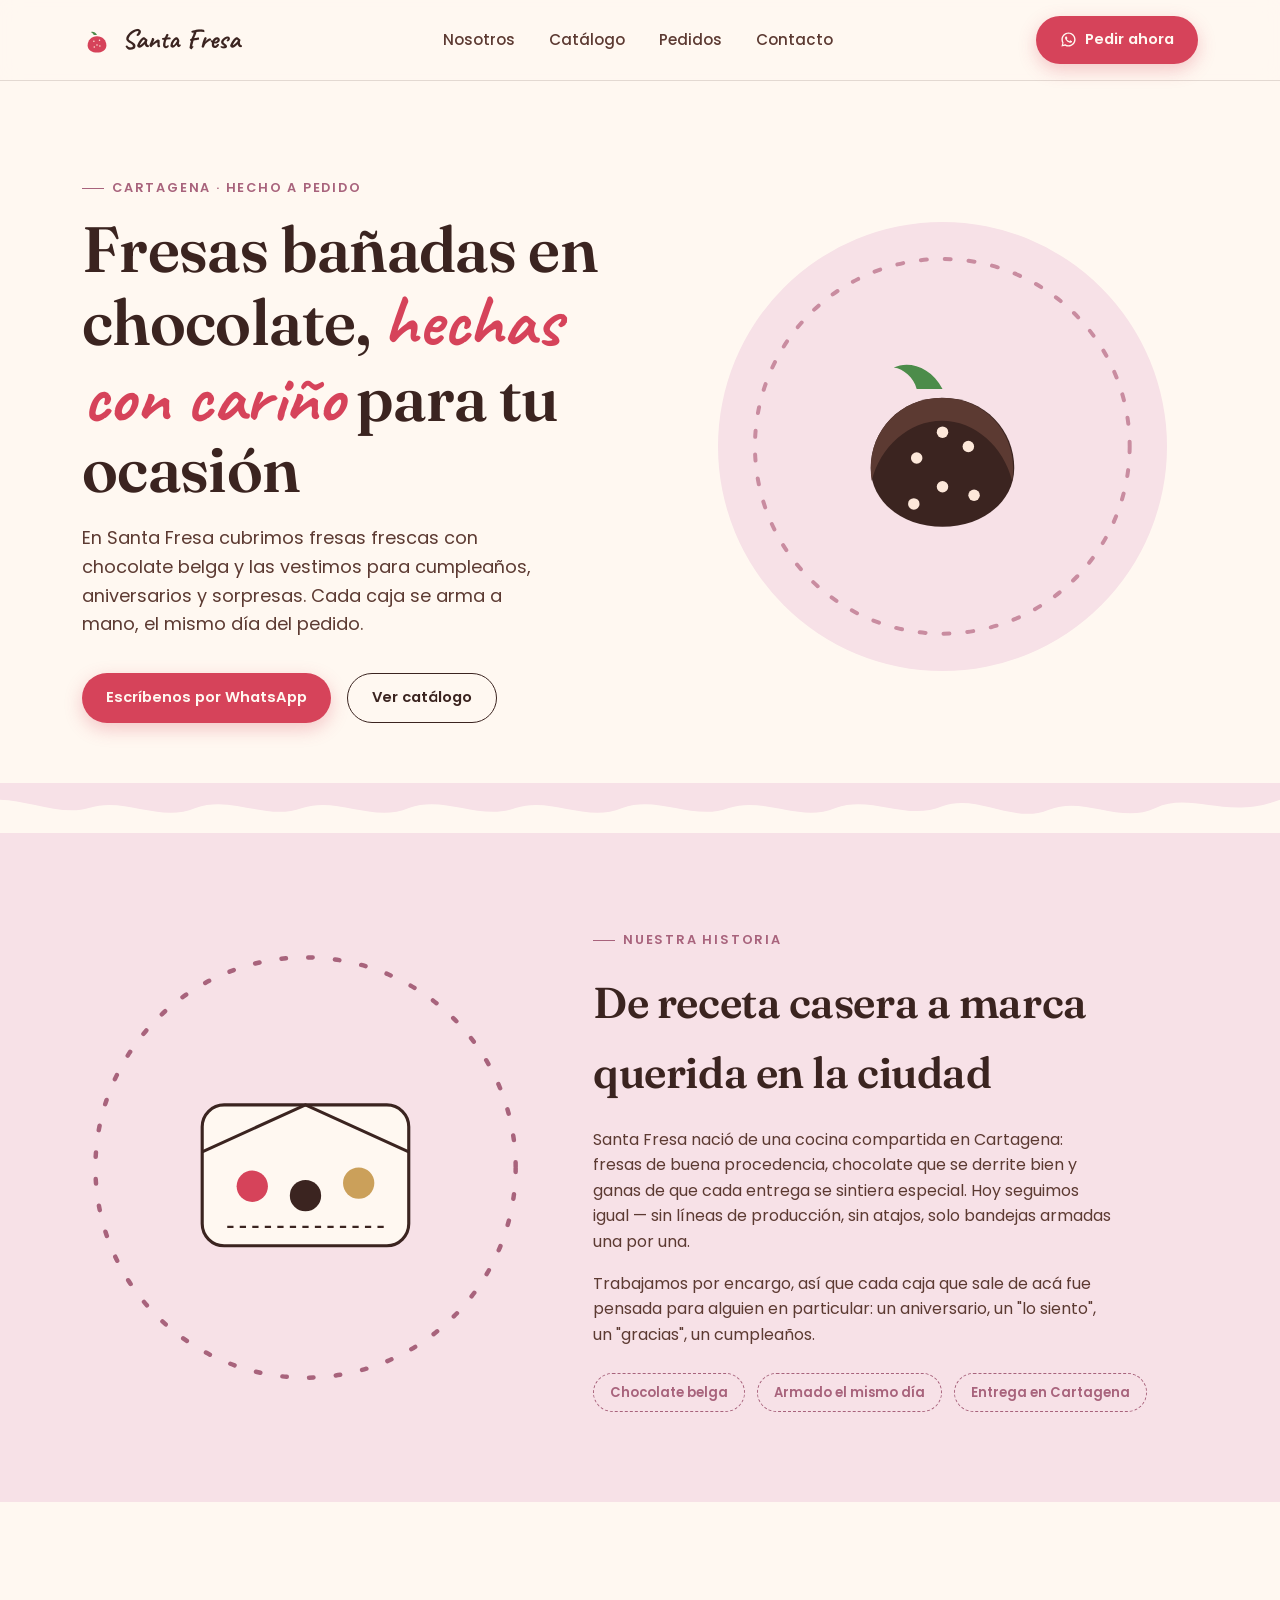
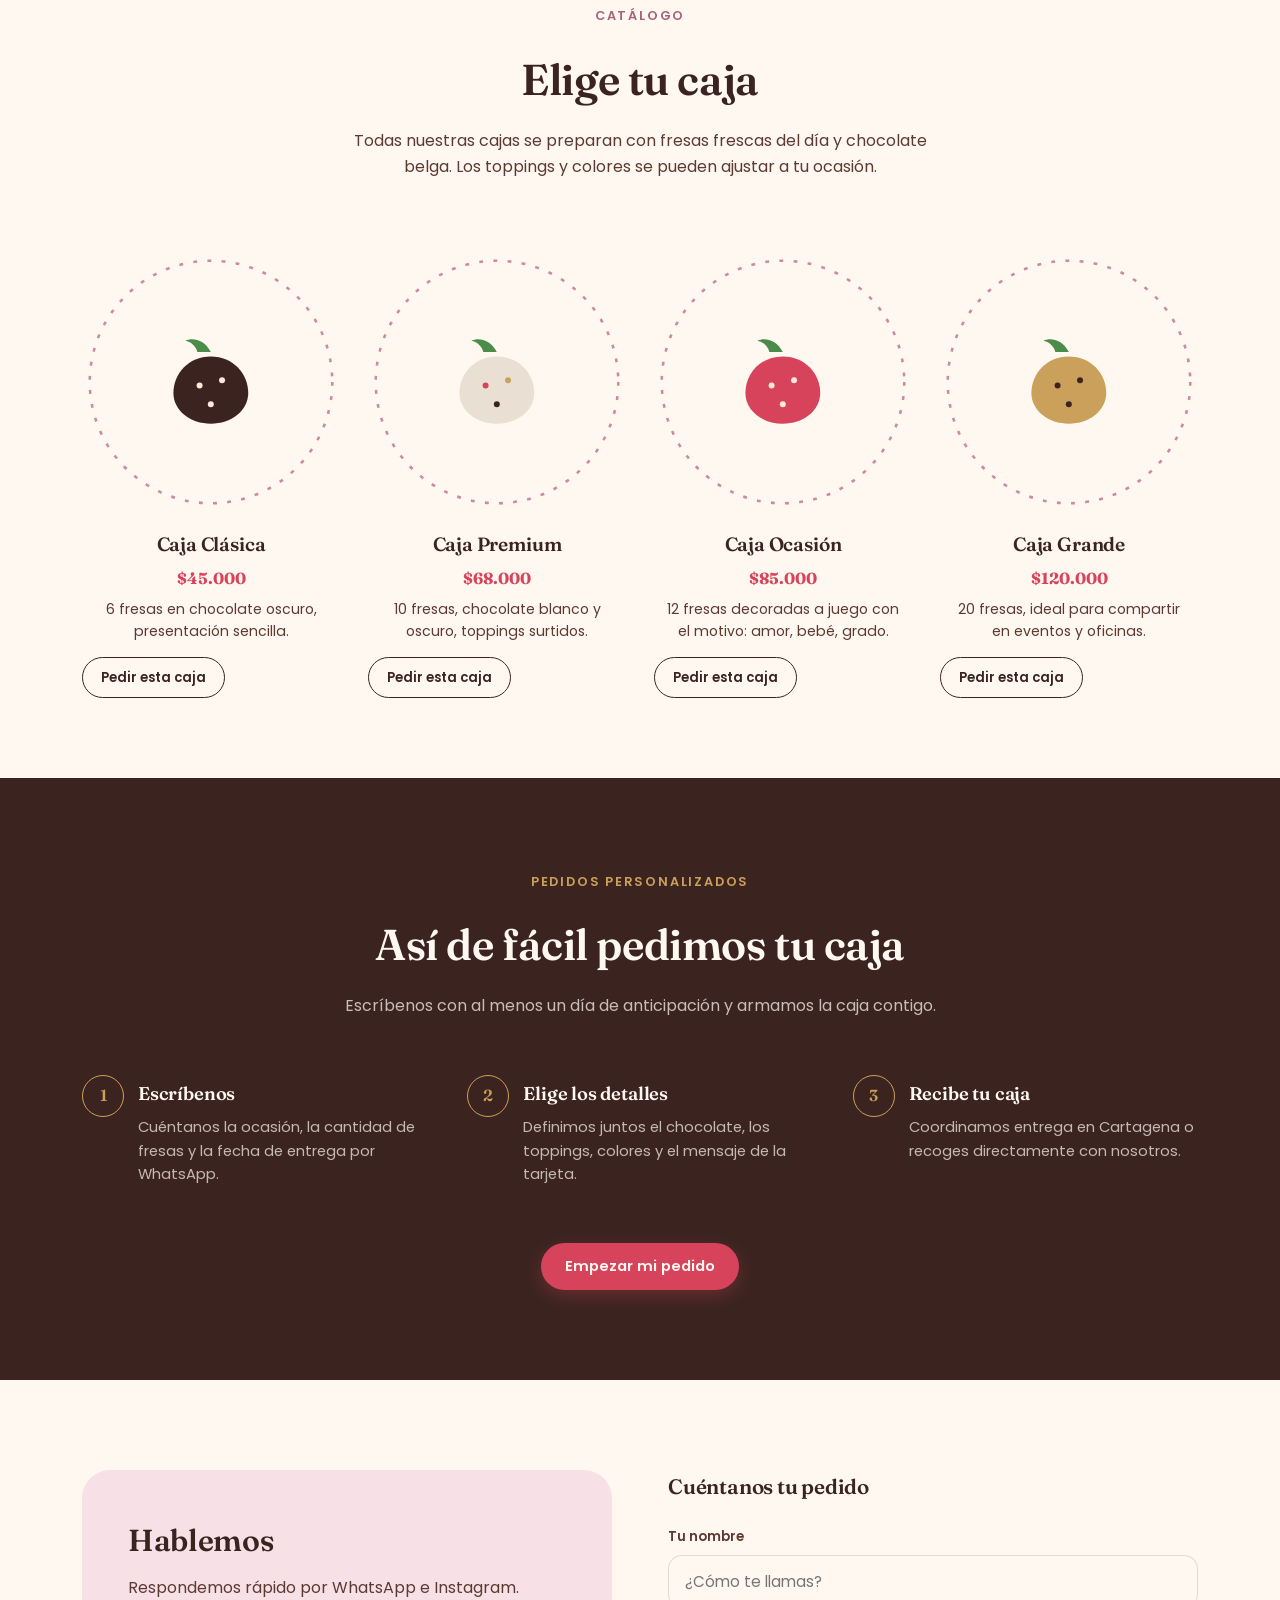
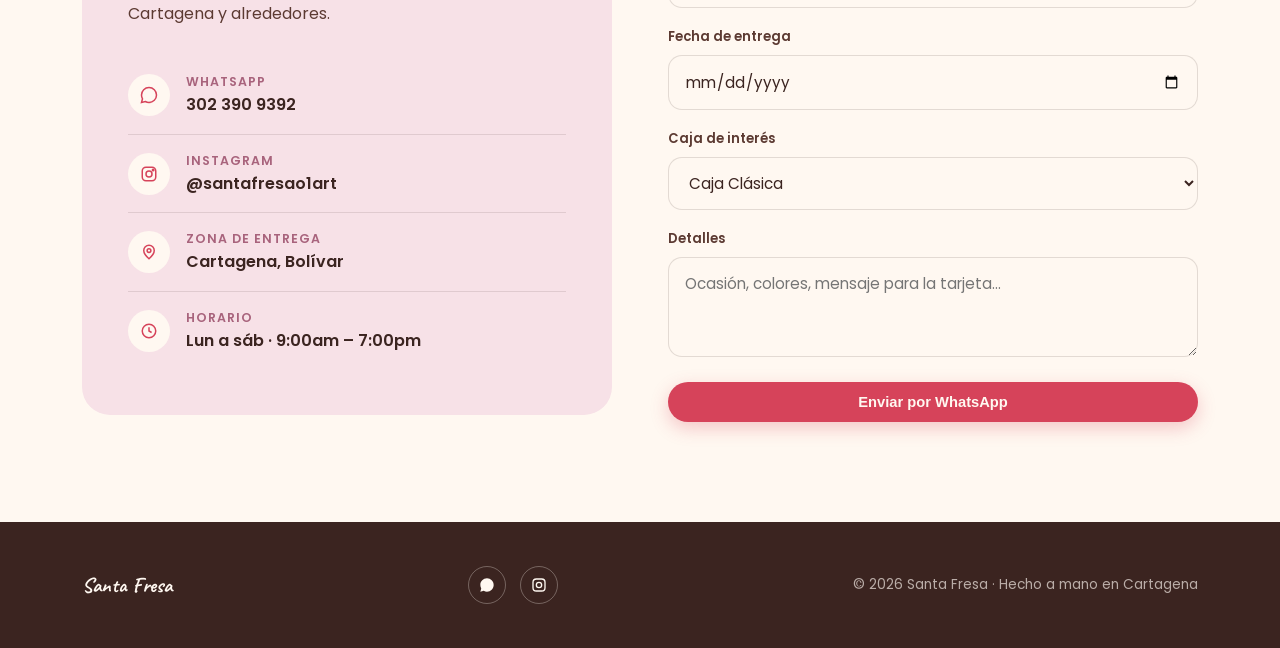
<file: santafresa-site/index.html>
<!DOCTYPE html>
<html lang="es">
<head>
<meta charset="UTF-8">
<meta name="viewport" content="width=device-width, initial-scale=1.0">
<title>Santa Fresa — Fresas con chocolate artesanales</title>
<link rel="preconnect" href="https://fonts.googleapis.com">
<link rel="preconnect" href="https://fonts.gstatic.com" crossorigin>
<link href="https://fonts.googleapis.com/css2?family=Fraunces:ital,opsz,wght@0,9..144,400;0,9..144,500;0,9..144,600;1,9..144,500&family=Caveat:wght@600;700&family=Poppins:wght@400;500;600;700&display=swap" rel="stylesheet">
<link rel="stylesheet" href="css/styles.css">
</head>
<body>

<!-- ===================== HEADER ===================== -->
<header>
  <nav class="nav">
    <a href="#top" class="brand">
      <svg class="fresa-icon" viewBox="0 0 24 24" fill="none">
        <path d="M12 8c-1.2-2.4-3.6-3-5-2.2 1 .2 2 1 2.4 2.2H12z" fill="#4C8C4A"/>
        <path d="M12 9c-4.5 0-7.5 3.4-7.5 7.3C4.5 19.8 8 22 12 22s7.5-2.2 7.5-5.7C19.5 12.4 16.5 9 12 9z" fill="#D6435A"/>
        <circle cx="9.5" cy="13" r=".6" fill="#FDE8DA"/>
        <circle cx="14" cy="12.2" r=".6" fill="#FDE8DA"/>
        <circle cx="12" cy="16" r=".6" fill="#FDE8DA"/>
        <circle cx="9.8" cy="17.6" r=".6" fill="#FDE8DA"/>
        <circle cx="14.3" cy="16.8" r=".6" fill="#FDE8DA"/>
      </svg>
      <span class="script">Santa Fresa</span>
    </a>
    <div class="nav-links">
      <a href="#nosotros">Nosotros</a>
      <a href="#catalogo">Catálogo</a>
      <a href="#pedidos">Pedidos</a>
      <a href="#contacto">Contacto</a>
    </div>
    <a class="btn" href="https://wa.me/573023909392" target="_blank" rel="noopener">
      <svg width="17" height="17" viewBox="0 0 24 24" fill="currentColor"><path d="M12 2C6.48 2 2 6.48 2 12c0 1.85.5 3.58 1.35 5.07L2 22l5.1-1.33A9.94 9.94 0 0 0 12 22c5.52 0 10-4.48 10-10S17.52 2 12 2Zm0 18c-1.6 0-3.09-.46-4.35-1.26l-.31-.19-3.02.79.8-2.95-.2-.3A7.94 7.94 0 0 1 4 12c0-4.41 3.59-8 8-8s8 3.59 8 8-3.59 8-8 8Zm4.36-5.98c-.24-.12-1.42-.7-1.64-.78-.22-.08-.38-.12-.54.12-.16.24-.62.78-.76.94-.14.16-.28.18-.52.06-.24-.12-1-.37-1.9-1.17-.7-.63-1.18-1.4-1.31-1.64-.14-.24-.01-.37.11-.49.11-.11.24-.28.36-.42.12-.14.16-.24.24-.4.08-.16.04-.3-.02-.42-.06-.12-.54-1.3-.74-1.78-.2-.47-.4-.4-.54-.41h-.46c-.16 0-.42.06-.64.3-.22.24-.84.82-.84 2s.86 2.32.98 2.48c.12.16 1.7 2.6 4.12 3.64.58.25 1.03.4 1.38.51.58.18 1.11.16 1.53.1.47-.07 1.42-.58 1.62-1.14.2-.56.2-1.04.14-1.14-.06-.1-.22-.16-.46-.28Z"/></svg>
      Pedir ahora
    </a>
    <button class="menu-toggle" aria-label="Abrir menú">
      <svg width="24" height="24" viewBox="0 0 24 24" fill="none" stroke="#3B2420" stroke-width="2" stroke-linecap="round"><line x1="4" y1="7" x2="20" y2="7"/><line x1="4" y1="12" x2="20" y2="12"/><line x1="4" y1="17" x2="20" y2="17"/></svg>
    </button>
  </nav>
</header>

<!-- ===================== HERO ===================== -->
<section class="hero" id="top">
  <div class="wrap">
    <div class="hero-copy">
      <div class="eyebrow">Cartagena · Hecho a pedido</div>
      <h1>Fresas bañadas en chocolate, <em>hechas con cariño</em> para tu ocasión</h1>
      <p class="lead">En Santa Fresa cubrimos fresas frescas con chocolate belga y las vestimos para cumpleaños, aniversarios y sorpresas. Cada caja se arma a mano, el mismo día del pedido.</p>
      <div class="hero-ctas">
        <a class="btn" href="https://wa.me/573023909392" target="_blank" rel="noopener">Escríbenos por WhatsApp</a>
        <a class="btn btn-ghost" href="#catalogo">Ver catálogo</a>
      </div>
    </div>
    <div class="hero-visual">
      <div class="backdrop-circle"></div>
      <div class="scallop-frame" style="width:78%;height:78%;">
        <svg class="ring" viewBox="0 0 200 200">
          <circle cx="100" cy="100" r="94" fill="none" stroke="#C98CA0" stroke-width="2" stroke-dasharray="3 9" stroke-linecap="round"/>
        </svg>
        <svg viewBox="0 0 200 200" width="72%" height="72%">
          <!-- chocolate dipped strawberry illustration -->
          <path d="M100 60c-8-16-24-20-34-15 7 1 14 7 16 15h18z" fill="#4C8C4A"/>
          <path d="M100 66c-30 0-50 23-50 49 0 24 23 41 50 41s50-17 50-41c0-26-20-49-50-49z" fill="#3B2420"/>
          <path d="M100 66c-30 0-50 23-50 49 0 3 .2 6 .6 9 6-24 26-42 49-42s43 18 49 42c.4-3 .6-6 .6-9 0-26-20-49-50-49z" fill="#5C3A32"/>
          <circle cx="82" cy="108" r="4" fill="#FDE8DA"/>
          <circle cx="118" cy="100" r="4" fill="#FDE8DA"/>
          <circle cx="100" cy="128" r="4" fill="#FDE8DA"/>
          <circle cx="80" cy="140" r="4" fill="#FDE8DA"/>
          <circle cx="122" cy="134" r="4" fill="#FDE8DA"/>
          <circle cx="100" cy="90" r="4" fill="#FDE8DA"/>
        </svg>
      </div>
    </div>
  </div>
</section>

<!-- drip divider -->
<svg class="drip-divider" viewBox="0 0 1440 60" preserveAspectRatio="none" style="height:50px;">
  <path d="M0,0 H1440 V20 C1380,45 1340,10 1300,30 C1260,50 1220,15 1180,32 C1140,50 1100,12 1060,28 C1020,46 980,14 940,30 C900,48 860,16 820,30 C780,46 740,14 700,30 C660,48 620,16 580,30 C540,46 500,14 460,30 C420,48 380,16 340,30 C300,46 260,14 220,30 C180,48 140,16 100,30 C70,40 30,20 0,20 Z" fill="#F7E1E7"/>
</svg>

<!-- ===================== SOBRE NOSOTROS ===================== -->
<section class="about" id="nosotros">
  <div class="wrap">
    <div class="about-frame">
      <div class="scallop-frame" style="width:100%;height:100%;">
        <svg class="ring" viewBox="0 0 200 200">
          <circle cx="100" cy="100" r="94" fill="none" stroke="#A8637C" stroke-width="2" stroke-dasharray="2 10" stroke-linecap="round"/>
        </svg>
        <svg viewBox="0 0 200 200" width="70%" height="70%">
          <rect x="34" y="60" width="132" height="90" rx="14" fill="#FFF8F1" stroke="#3B2420" stroke-width="2"/>
          <path d="M34 90 L100 60 L166 90" fill="none" stroke="#3B2420" stroke-width="2"/>
          <circle cx="66" cy="112" r="10" fill="#D6435A"/>
          <circle cx="100" cy="118" r="10" fill="#3B2420"/>
          <circle cx="134" cy="110" r="10" fill="#CBA05A"/>
          <path d="M50 138 h100" stroke="#3B2420" stroke-width="1.5" stroke-dasharray="4 4"/>
        </svg>
      </div>
    </div>
    <div class="about-copy">
      <div class="eyebrow">Nuestra historia</div>
      <h2>De receta casera a marca querida en la ciudad</h2>
      <p>Santa Fresa nació de una cocina compartida en Cartagena: fresas de buena procedencia, chocolate que se derrite bien y ganas de que cada entrega se sintiera especial. Hoy seguimos igual — sin líneas de producción, sin atajos, solo bandejas armadas una por una.</p>
      <p>Trabajamos por encargo, así que cada caja que sale de acá fue pensada para alguien en particular: un aniversario, un "lo siento", un "gracias", un cumpleaños.</p>
      <div class="about-tags">
        <span class="tag">Chocolate belga</span>
        <span class="tag">Armado el mismo día</span>
        <span class="tag">Entrega en Cartagena</span>
      </div>
    </div>
  </div>
</section>

<!-- ===================== CATALOGO ===================== -->
<section class="catalog" id="catalogo">
  <div class="wrap">
    <div class="section-head">
      <div class="eyebrow">Catálogo</div>
      <h2>Elige tu caja</h2>
      <p>Todas nuestras cajas se preparan con fresas frescas del día y chocolate belga. Los toppings y colores se pueden ajustar a tu ocasión.</p>
    </div>
    <div class="product-grid" id="catalog-grid">
        <!-- Las tarjetas de producto se generan desde data/catalog.json via js/main.js -->
      </div>
      </div>
</section>

<!-- ===================== PEDIDOS ===================== -->
<section class="orders" id="pedidos">
  <div class="wrap">
    <div class="section-head">
      <div class="eyebrow">Pedidos personalizados</div>
      <h2>Así de fácil pedimos tu caja</h2>
      <p>Escríbenos con al menos un día de anticipación y armamos la caja contigo.</p>
    </div>
    <div class="steps">
      <div class="step">
        <h3>Escríbenos</h3>
        <p>Cuéntanos la ocasión, la cantidad de fresas y la fecha de entrega por WhatsApp.</p>
      </div>
      <div class="step">
        <h3>Elige los detalles</h3>
        <p>Definimos juntos el chocolate, los toppings, colores y el mensaje de la tarjeta.</p>
      </div>
      <div class="step">
        <h3>Recibe tu caja</h3>
        <p>Coordinamos entrega en Cartagena o recoges directamente con nosotros.</p>
      </div>
    </div>
    <div class="orders-cta">
      <a class="btn" href="https://wa.me/573023909392" target="_blank" rel="noopener">Empezar mi pedido</a>
    </div>
  </div>
</section>

<!-- ===================== CONTACTO ===================== -->
<section class="contact" id="contacto">
  <div class="wrap">
    <div class="contact-card">
      <h2>Hablemos</h2>
      <p class="lead">Respondemos rápido por WhatsApp e Instagram. Cartagena y alrededores.</p>

      <div class="contact-row">
        <div class="icon">
          <svg width="18" height="18" viewBox="0 0 24 24" fill="none" stroke="#D6435A" stroke-width="2"><path d="M12 2C6.48 2 2 6.48 2 12c0 1.85.5 3.58 1.35 5.07L2 22l5.1-1.33A9.94 9.94 0 0 0 12 22c5.52 0 10-4.48 10-10S17.52 2 12 2Z"/></svg>
        </div>
        <div>
          <div class="label">WhatsApp</div>
          <div class="value">302 390 9392</div>
        </div>
      </div>

      <div class="contact-row">
        <div class="icon">
          <svg width="18" height="18" viewBox="0 0 24 24" fill="none" stroke="#D6435A" stroke-width="2"><rect x="3" y="3" width="18" height="18" rx="5"/><circle cx="12" cy="12" r="4"/><circle cx="17.5" cy="6.5" r="1"/></svg>
        </div>
        <div>
          <div class="label">Instagram</div>
          <div class="value">@santafresao1art</div>
        </div>
      </div>

      <div class="contact-row">
        <div class="icon">
          <svg width="18" height="18" viewBox="0 0 24 24" fill="none" stroke="#D6435A" stroke-width="2"><path d="M12 21s-7-6-7-11a7 7 0 0 1 14 0c0 5-7 11-7 11Z"/><circle cx="12" cy="10" r="2.5"/></svg>
        </div>
        <div>
          <div class="label">Zona de entrega</div>
          <div class="value">Cartagena, Bolívar</div>
        </div>
      </div>

      <div class="contact-row">
        <div class="icon">
          <svg width="18" height="18" viewBox="0 0 24 24" fill="none" stroke="#D6435A" stroke-width="2"><circle cx="12" cy="12" r="9"/><path d="M12 7v5l3.5 2"/></svg>
        </div>
        <div>
          <div class="label">Horario</div>
          <div class="value">Lun a sáb · 9:00am – 7:00pm</div>
        </div>
      </div>
    </div>

    <form class="contact-form" onsubmit="event.preventDefault(); window.open('https://wa.me/573023909392?text=' + encodeURIComponent('Hola Santa Fresa, quiero pedir: ' + document.getElementById('cf-detalle').value), '_blank');">
      <h3>Cuéntanos tu pedido</h3>
      <div class="field">
        <label for="cf-nombre">Tu nombre</label>
        <input id="cf-nombre" type="text" placeholder="¿Cómo te llamas?" required>
      </div>
      <div class="field">
        <label for="cf-fecha">Fecha de entrega</label>
        <input id="cf-fecha" type="date" required>
      </div>
      <div class="field">
        <label for="cf-caja">Caja de interés</label>
        <select id="cf-caja">
          <option>Caja Clásica</option>
          <option>Caja Premium</option>
          <option>Caja Ocasión</option>
          <option>Caja Grande</option>
          <option>Aún no sé, quiero asesoría</option>
        </select>
      </div>
      <div class="field">
        <label for="cf-detalle">Detalles</label>
        <textarea id="cf-detalle" placeholder="Ocasión, colores, mensaje para la tarjeta..."></textarea>
      </div>
      <button type="submit" class="btn" style="justify-content:center;">Enviar por WhatsApp</button>
    </form>
  </div>
</section>

<!-- ===================== FOOTER ===================== -->
<footer>
  <div class="wrap">
    <a href="#top" class="brand script">Santa Fresa</a>
    <div class="foot-socials">
      <a href="https://wa.me/573023909392" target="_blank" rel="noopener" aria-label="WhatsApp">
        <svg width="16" height="16" viewBox="0 0 24 24" fill="#FFF8F1"><path d="M12 2C6.48 2 2 6.48 2 12c0 1.85.5 3.58 1.35 5.07L2 22l5.1-1.33A9.94 9.94 0 0 0 12 22c5.52 0 10-4.48 10-10S17.52 2 12 2Z"/></svg>
      </a>
      <a href="#" aria-label="Instagram">
        <svg width="16" height="16" viewBox="0 0 24 24" fill="none" stroke="#FFF8F1" stroke-width="2"><rect x="3" y="3" width="18" height="18" rx="5"/><circle cx="12" cy="12" r="4"/></svg>
      </a>
    </div>
    <div style="font-size:0.85rem;">© 2026 Santa Fresa · Hecho a mano en Cartagena</div>
  </div>
</footer>

<script src="js/main.js" defer></script>
</body>
</html>
</file>
<file: santafresa-site/css/styles.css>
:root{
    --cream:#FFF8F1;
    --blush:#F7E1E7;
    --rose:#C98CA0;
    --rose-deep:#A8637C;
    --cacao:#3B2420;
    --cacao-soft:#5C3A32;
    --berry:#D6435A;
    --berry-dark:#B22F45;
    --gold:#CBA05A;
    --line:rgba(59,36,32,0.14);
    --radius-lg:28px;
  }

  *{margin:0;padding:0;box-sizing:border-box;}
  html{scroll-behavior:smooth;}
  body{
    background:var(--cream);
    color:var(--cacao);
    font-family:'Poppins',sans-serif;
    font-weight:400;
    line-height:1.6;
    overflow-x:hidden;
  }
  h1,h2,h3{
    font-family:'Fraunces',serif;
    font-weight:600;
    letter-spacing:-0.01em;
    color:var(--cacao);
  }
  .script{
    font-family:'Caveat',cursive;
    font-weight:700;
  }
  a{color:inherit;text-decoration:none;}
  img,svg{display:block;max-width:100%;}
  .wrap{
    max-width:1180px;
    margin:0 auto;
    padding:0 32px;
  }
  section{position:relative;}

  /* Reduced motion */
  @media (prefers-reduced-motion: reduce){
    *{animation-duration:0.001ms !important; animation-iteration-count:1 !important; transition-duration:0.001ms !important; scroll-behavior:auto !important;}
  }

  /* focus visibility */
  a:focus-visible, button:focus-visible{
    outline:3px solid var(--gold);
    outline-offset:3px;
    border-radius:6px;
  }

  /* ===== Scalloped circle signature frame ===== */
  .scallop-frame{
    position:relative;
    display:flex;
    align-items:center;
    justify-content:center;
  }
  .scallop-frame svg.ring{
    position:absolute;
    inset:0;
    width:100%;
    height:100%;
    animation:spin 60s linear infinite;
  }
  @keyframes spin{ to{ transform:rotate(360deg);} }
  @media (prefers-reduced-motion: reduce){
    .scallop-frame svg.ring{animation:none;}
  }

  /* ===== HEADER ===== */
  header{
    position:sticky;
    top:0;
    z-index:50;
    background:rgba(255,248,241,0.88);
    backdrop-filter:blur(10px);
    border-bottom:1px solid var(--line);
  }
  .nav{
    display:flex;
    align-items:center;
    justify-content:space-between;
    padding:16px 32px;
    max-width:1180px;
    margin:0 auto;
  }
  .brand{
    display:flex;
    align-items:center;
    gap:10px;
    font-size:1.7rem;
  }
  .brand .fresa-icon{width:30px;height:30px;}
  .nav-links{
    display:flex;
    align-items:center;
    gap:34px;
    font-size:0.95rem;
    font-weight:500;
  }
  .nav-links a{
    position:relative;
    padding:4px 0;
    color:var(--cacao-soft);
  }
  .nav-links a::after{
    content:'';
    position:absolute;
    left:0;bottom:-2px;
    width:0%;
    height:2px;
    background:var(--berry);
    transition:width .25s ease;
  }
  .nav-links a:hover::after{width:100%;}
  .btn{
    display:inline-flex;
    align-items:center;
    gap:8px;
    background:var(--berry);
    color:#FFF8F1;
    padding:12px 24px;
    border-radius:100px;
    font-weight:600;
    font-size:0.92rem;
    border:none;
    cursor:pointer;
    transition:transform .2s ease, background .2s ease, box-shadow .2s ease;
    box-shadow:0 6px 18px rgba(214,67,90,0.28);
  }
  .btn:hover{background:var(--berry-dark); transform:translateY(-2px); box-shadow:0 10px 24px rgba(214,67,90,0.35);}
  .btn-ghost{
    background:transparent;
    color:var(--cacao);
    border:1.5px solid var(--cacao);
    box-shadow:none;
  }
  .btn-ghost:hover{background:var(--cacao); color:var(--cream);}
  .menu-toggle{display:none;background:none;border:none;cursor:pointer;}

  /* ===== HERO ===== */
  .hero{
    padding:90px 0 60px;
    position:relative;
    overflow:hidden;
  }
  .hero .wrap{
    display:grid;
    grid-template-columns:1.05fr 0.95fr;
    gap:40px;
    align-items:center;
  }
  .eyebrow{
    display:inline-flex;
    align-items:center;
    gap:8px;
    font-size:0.8rem;
    letter-spacing:0.14em;
    text-transform:uppercase;
    font-weight:600;
    color:var(--rose-deep);
    margin-bottom:18px;
  }
  .eyebrow::before{
    content:'';
    width:22px;height:1px;
    background:var(--rose-deep);
  }
  .hero h1{
    font-size:clamp(2.6rem, 5vw, 4.2rem);
    line-height:1.04;
    margin-bottom:22px;
  }
  .hero h1 em{
    font-style:normal;
    font-family:'Caveat',cursive;
    font-weight:700;
    color:var(--berry);
    font-size:1.15em;
  }
  .hero p.lead{
    font-size:1.12rem;
    color:var(--cacao-soft);
    max-width:460px;
    margin-bottom:34px;
  }
  .hero-ctas{
    display:flex;
    gap:16px;
    flex-wrap:wrap;
  }
  .hero-visual{
    position:relative;
    display:flex;
    justify-content:center;
    align-items:center;
    aspect-ratio:1/1;
  }
  .hero-visual .backdrop-circle{
    position:absolute;
    width:88%;height:88%;
    border-radius:50%;
    background:var(--blush);
  }

  /* drip divider */
  .drip-divider{
    width:100%;
    display:block;
    line-height:0;
  }

  /* ===== SOBRE NOSOTROS ===== */
  .about{
    padding:90px 0;
    background:var(--blush);
    position:relative;
  }
  .about .wrap{
    display:grid;
    grid-template-columns:0.85fr 1.15fr;
    gap:64px;
    align-items:center;
  }
  .about-frame{
    width:100%;
    aspect-ratio:1/1;
  }
  .about-frame .scallop-frame{width:100%;height:100%;}
  .about h2{
    font-size:clamp(2rem,3.4vw,2.7rem);
    margin-bottom:20px;
  }
  .about p{
    color:var(--cacao-soft);
    margin-bottom:16px;
    max-width:520px;
  }
  .about-tags{
    display:flex;
    flex-wrap:wrap;
    gap:12px;
    margin-top:26px;
  }
  .tag{
    font-size:0.82rem;
    font-weight:600;
    padding:8px 16px;
    border-radius:100px;
    border:1.4px dashed var(--rose-deep);
    color:var(--rose-deep);
  }

  /* ===== CATALOGO ===== */
  .catalog{
    padding:100px 0 80px;
  }
  .section-head{
    text-align:center;
    max-width:600px;
    margin:0 auto 60px;
  }
  .section-head .eyebrow{justify-content:center;}
  .section-head .eyebrow::before{display:none;}
  .section-head h2{font-size:clamp(2rem,3.4vw,2.7rem); margin-bottom:14px;}
  .section-head p{color:var(--cacao-soft);}

  .product-grid{
    display:grid;
    grid-template-columns:repeat(4,1fr);
    gap:28px;
  }
  .product-card{
    position:relative;
    padding-top:14px;
  }
  .product-frame{
    width:100%;
    aspect-ratio:1/1;
    margin-bottom:18px;
  }
  .product-frame .scallop-frame{width:100%;height:100%;}
  .product-card h3{
    font-size:1.2rem;
    margin-bottom:6px;
    text-align:center;
  }
  .product-card .price{
    text-align:center;
    color:var(--berry);
    font-weight:700;
    font-family:'Fraunces',serif;
    margin-bottom:6px;
  }
  .product-card p{
    text-align:center;
    font-size:0.88rem;
    color:var(--cacao-soft);
    padding:0 8px;
  }

  /* ===== PEDIDOS ===== */
  .orders{
    padding:90px 0;
    background:var(--cacao);
    color:var(--cream);
    position:relative;
    overflow:hidden;
  }
  .orders .wrap{position:relative; z-index:2;}
  .orders .section-head h2, .orders .section-head p{color:var(--cream);}
  .orders .section-head p{color:rgba(255,248,241,0.72);}
  .orders .eyebrow{color:var(--gold);}
  .orders .eyebrow::before{background:var(--gold);}

  .steps{
    display:grid;
    grid-template-columns:repeat(3,1fr);
    gap:40px;
    counter-reset:step;
  }
  .step{
    position:relative;
    padding-left:56px;
  }
  .step::before{
    counter-increment:step;
    content:counter(step);
    position:absolute;
    left:0;top:-4px;
    width:40px;height:40px;
    border-radius:50%;
    border:1.5px solid var(--gold);
    display:flex;
    align-items:center;
    justify-content:center;
    font-family:'Fraunces',serif;
    font-weight:600;
    color:var(--gold);
  }
  .step h3{color:var(--cream); font-size:1.15rem; margin-bottom:8px;}
  .step p{color:rgba(255,248,241,0.7); font-size:0.92rem;}

  .orders-cta{
    margin-top:56px;
    text-align:center;
  }

  /* ===== CONTACTO ===== */
  .contact{
    padding:90px 0 100px;
  }
  .contact .wrap{
    display:grid;
    grid-template-columns:1fr 1fr;
    gap:56px;
    align-items:start;
  }
  .contact-card{
    background:var(--blush);
    border-radius:var(--radius-lg);
    padding:46px;
  }
  .contact-card h2{font-size:1.9rem; margin-bottom:10px;}
  .contact-card p.lead{color:var(--cacao-soft); margin-bottom:30px;}
  .contact-row{
    display:flex;
    align-items:center;
    gap:16px;
    padding:16px 0;
    border-top:1px solid rgba(59,36,32,0.12);
  }
  .contact-row:first-of-type{border-top:none;}
  .contact-row .icon{
    width:42px;height:42px;
    border-radius:50%;
    background:var(--cream);
    display:flex;align-items:center;justify-content:center;
    flex-shrink:0;
  }
  .contact-row .label{font-size:0.78rem; text-transform:uppercase; letter-spacing:0.08em; color:var(--rose-deep); font-weight:600;}
  .contact-row .value{font-weight:600;}

  .contact-form{
    display:flex;
    flex-direction:column;
    gap:18px;
  }
  .contact-form h3{font-size:1.3rem; margin-bottom:4px;}
  .contact-form .field label{
    display:block;
    font-size:0.82rem;
    font-weight:600;
    margin-bottom:8px;
    color:var(--cacao-soft);
  }
  .contact-form input, .contact-form textarea, .contact-form select{
    width:100%;
    padding:14px 16px;
    border-radius:14px;
    border:1.5px solid var(--line);
    background:var(--cream);
    font-family:'Poppins',sans-serif;
    font-size:0.95rem;
    color:var(--cacao);
  }
  .contact-form input:focus, .contact-form textarea:focus, .contact-form select:focus{
    outline:none;
    border-color:var(--rose);
  }
  .contact-form textarea{resize:vertical; min-height:100px;}

  /* ===== FOOTER ===== */
  footer{
    background:var(--cacao);
    color:rgba(255,248,241,0.65);
    padding:44px 0;
  }
  footer .wrap{
    display:flex;
    justify-content:space-between;
    align-items:center;
    flex-wrap:wrap;
    gap:20px;
  }
  footer .brand{color:var(--cream); font-size:1.3rem;}
  .foot-socials{display:flex; gap:14px;}
  .foot-socials a{
    width:38px;height:38px;
    border-radius:50%;
    border:1px solid rgba(255,248,241,0.3);
    display:flex;align-items:center;justify-content:center;
    transition:background .2s ease, border-color .2s ease;
  }
  .foot-socials a:hover{background:var(--berry); border-color:var(--berry);}

  /* ===== responsive ===== */
  @media (max-width:920px){
    .nav-links{display:none;}
    .menu-toggle{display:flex; width:40px; height:40px; align-items:center; justify-content:center;}
    .hero .wrap{grid-template-columns:1fr; text-align:center;}
    .eyebrow{margin-left:auto;margin-right:auto;}
    .hero p.lead{margin-left:auto;margin-right:auto;}
    .hero-ctas{justify-content:center;}
    .hero-visual{max-width:340px; margin:0 auto;}
    .about .wrap{grid-template-columns:1fr;}
    .about-frame{max-width:320px; margin:0 auto;}
    .about p, .about-tags{margin-left:auto; margin-right:auto; text-align:center; justify-content:center;}
    .product-grid{grid-template-columns:repeat(2,1fr);}
    .steps{grid-template-columns:1fr; gap:30px;}
    .contact .wrap{grid-template-columns:1fr;}
    .contact-card{padding:32px;}
  }
  @media (max-width:520px){
    .wrap{padding:0 20px;}
    .product-grid{grid-template-columns:1fr 1fr; gap:16px;}
    .hero{padding:60px 0 40px;}
  }
</file>
